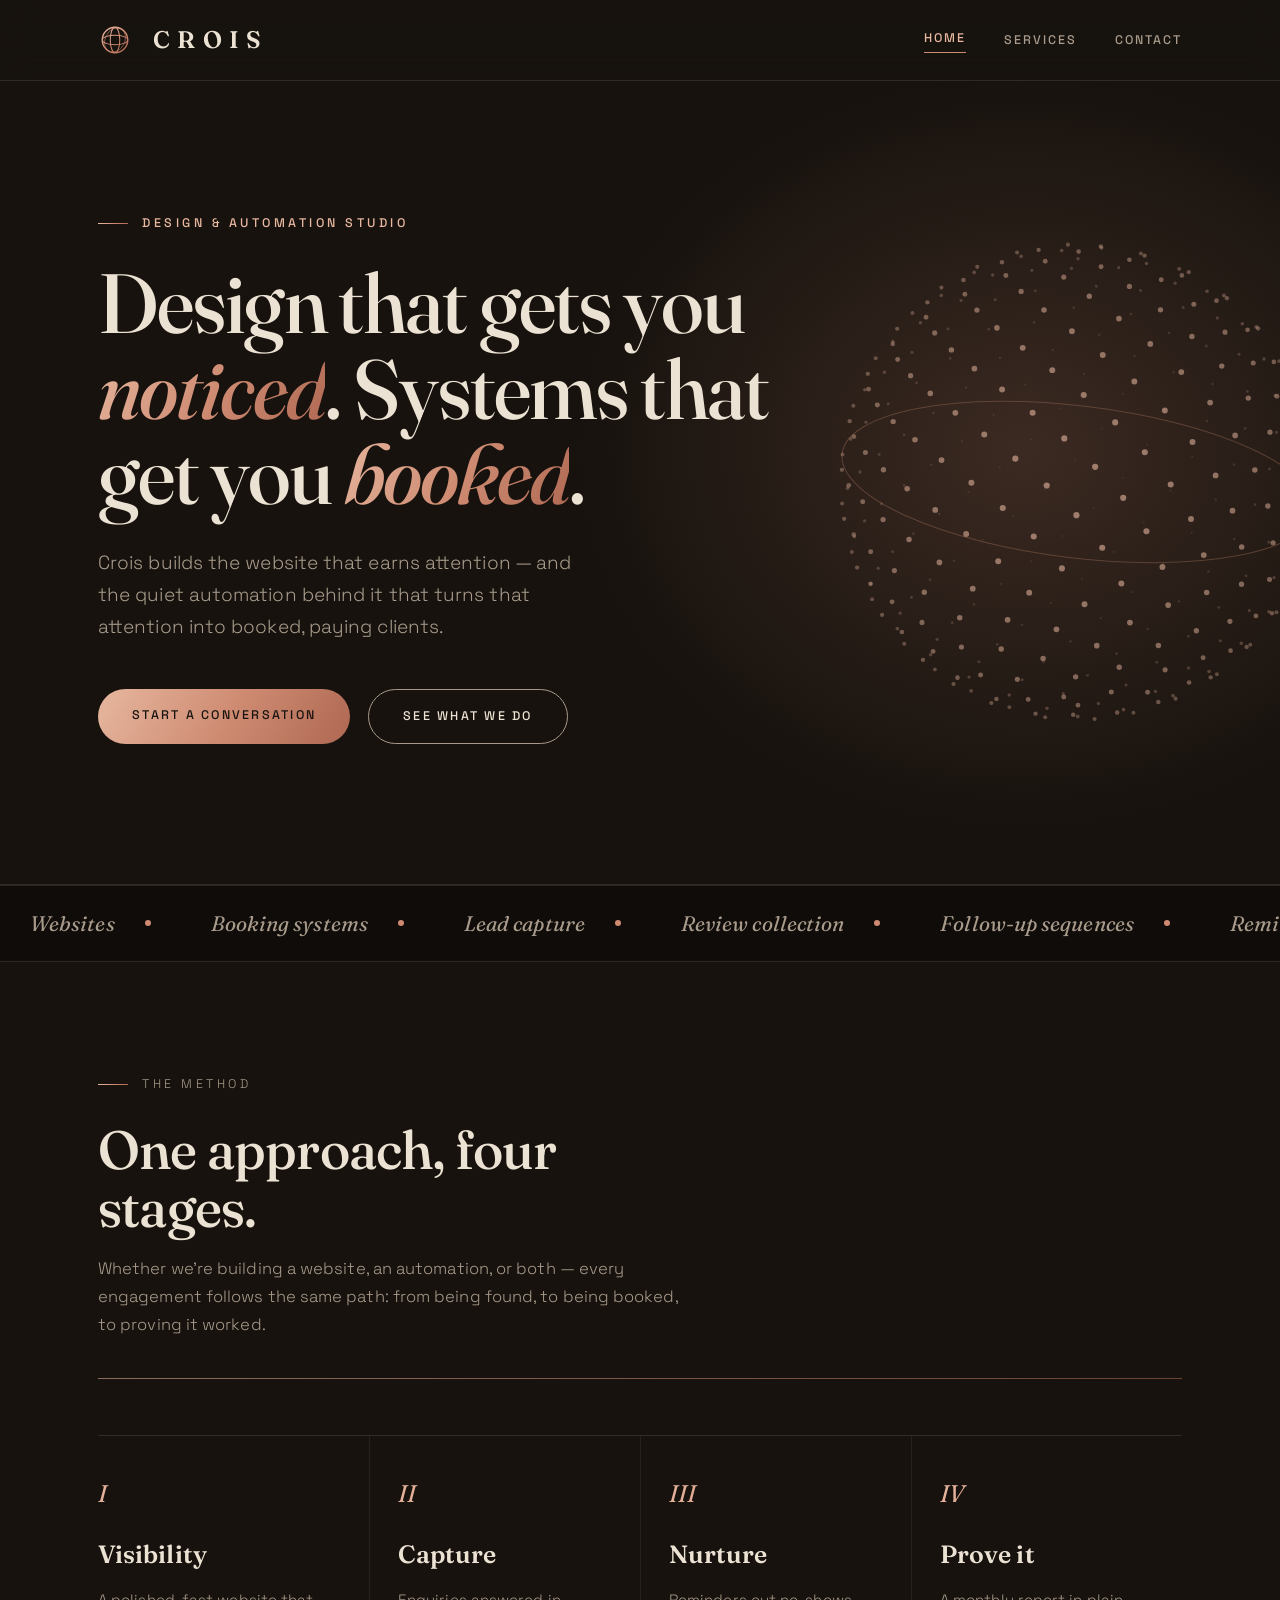
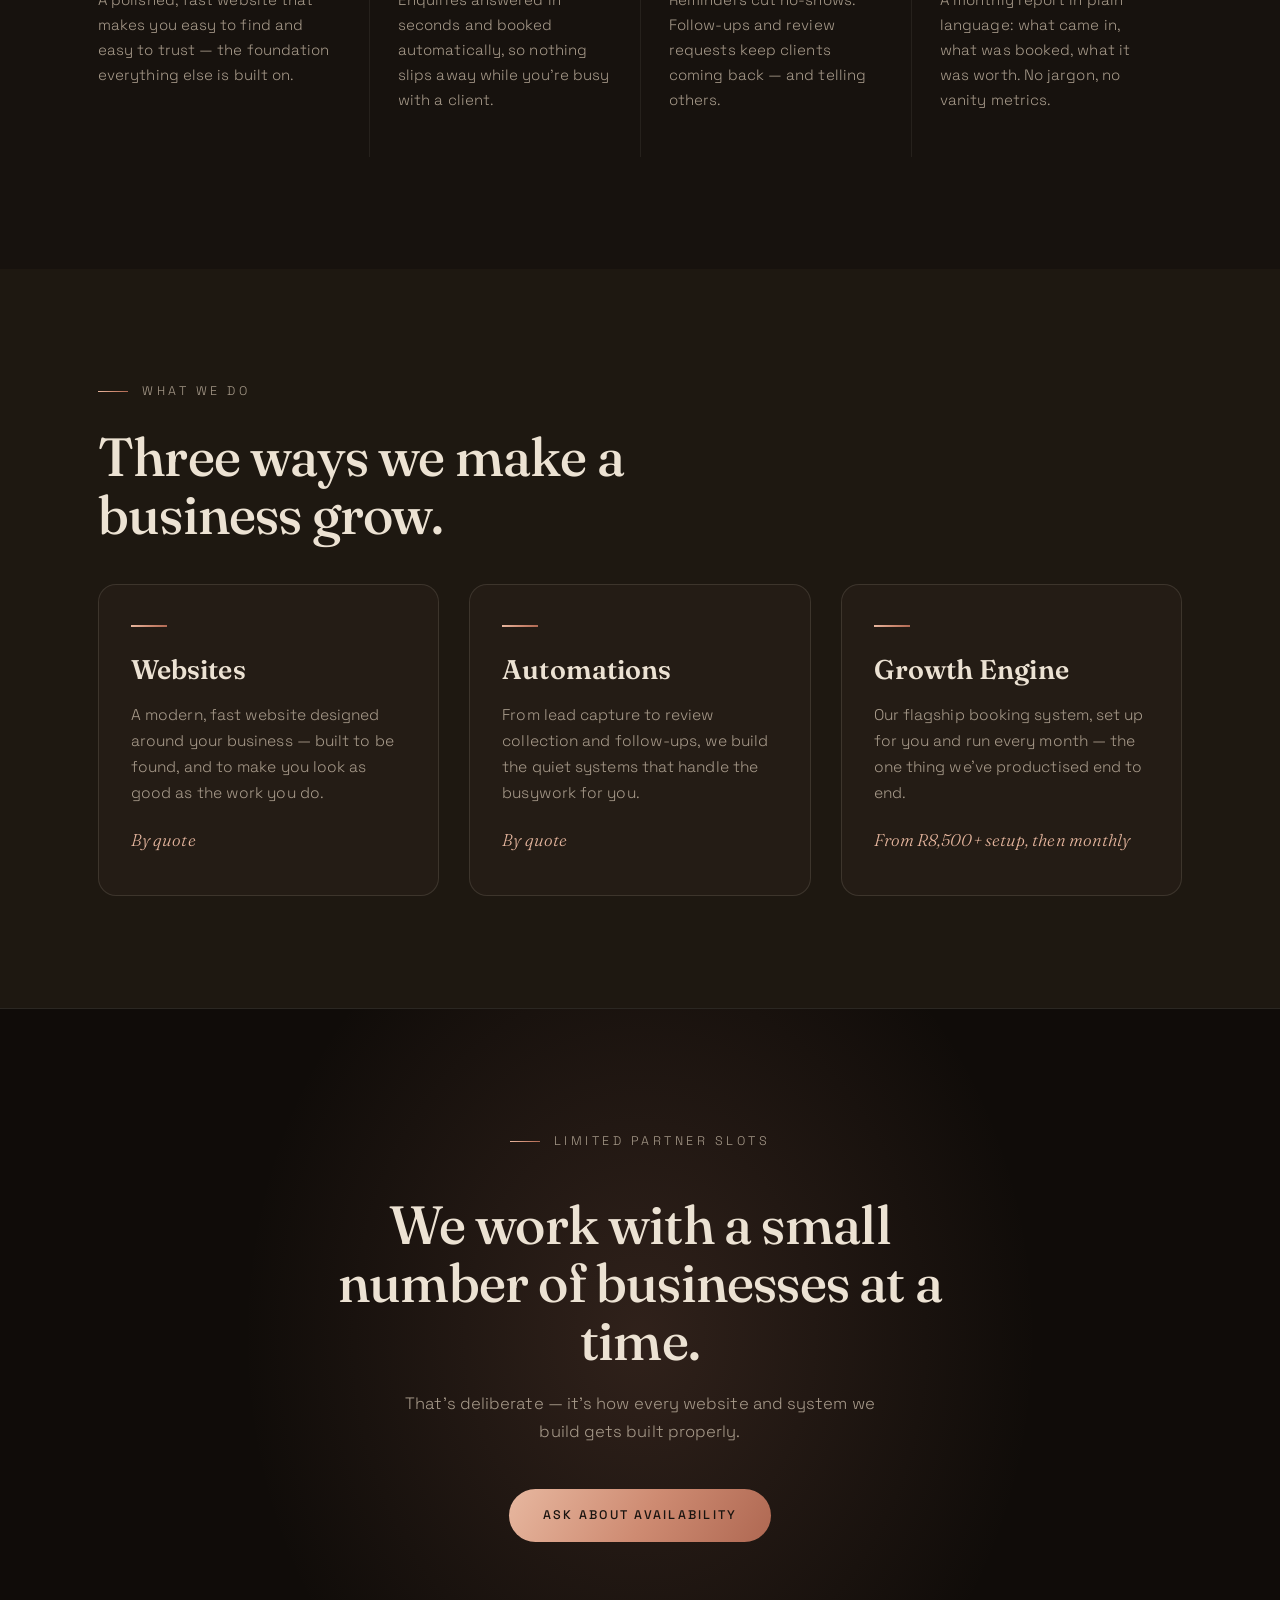
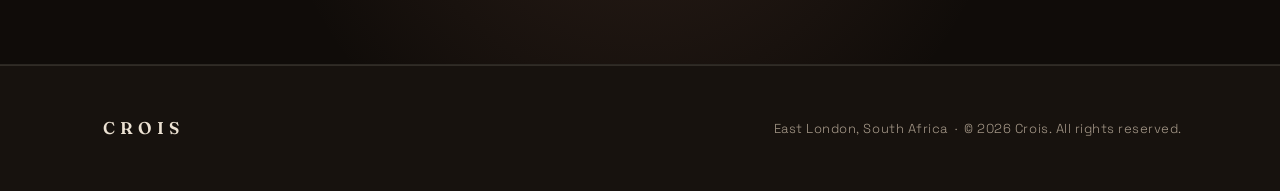
<file: index.html>
<!DOCTYPE html>
<html lang="en">
<head>
  <meta charset="UTF-8" />
  <meta name="viewport" content="width=device-width, initial-scale=1.0" />
  <title>Crois — design &amp; automation studio</title>
  <meta name="description" content="Crois is a design and automation studio for local businesses in South Africa. We build the website that earns attention, and the systems that turn it into booked clients." />
  <link rel="preconnect" href="https://fonts.googleapis.com" />
  <link rel="preconnect" href="https://fonts.gstatic.com" crossorigin />
  <link href="https://fonts.googleapis.com/css2?family=Fraunces:ital,opsz,wght@0,9..144,500;0,9..144,600;1,9..144,500;1,9..144,600&family=Space+Grotesk:wght@300;400;500&display=swap" rel="stylesheet" />
  <link rel="stylesheet" href="style.css" />
</head>
<body>

  <nav class="nav">
    <div class="wrap nav-inner">
      <a class="brand" href="index.html" aria-label="Crois home">
        <svg width="34" height="34" viewBox="0 0 40 40" fill="none" xmlns="http://www.w3.org/2000/svg" aria-hidden="true">
          <defs>
            <linearGradient id="rg" x1="6" y1="4" x2="34" y2="36" gradientUnits="userSpaceOnUse">
              <stop stop-color="#E7B79F"/><stop offset="0.55" stop-color="#CE8B72"/><stop offset="1" stop-color="#AF6852"/>
            </linearGradient>
          </defs>
          <circle cx="20" cy="20" r="15" stroke="url(#rg)" stroke-width="1.6"/>
          <ellipse cx="20" cy="20" rx="15" ry="5.6" stroke="url(#rg)" stroke-width="1.2"/>
          <ellipse cx="20" cy="20" rx="5.6" ry="15" stroke="url(#rg)" stroke-width="1.2"/>
          <ellipse cx="20" cy="20" rx="11.5" ry="15" transform="rotate(28 20 20)" stroke="url(#rg)" stroke-width="0.9" opacity="0.65"/>
        </svg>
        <span class="wordmark">Crois</span>
      </a>
      <div class="nav-links">
        <a href="index.html" class="active">Home</a>
        <a href="services.html">Services</a>
        <a href="contact.html">Contact</a>
      </div>
    </div>
  </nav>

  <header class="hero">
    <canvas id="sphere-canvas" aria-hidden="true"></canvas>
    <div class="wrap">
      <div class="hero-inner">
        <p class="eyebrow">Design &amp; automation studio</p>
        <h1>Design that gets you <em>noticed</em>. Systems that get you <em>booked</em>.</h1>
        <p class="lede">Crois builds the website that earns attention — and the quiet automation behind it that turns that attention into booked, paying clients.</p>
        <div class="btn-row">
          <a class="btn btn-primary" href="contact.html">Start a conversation</a>
          <a class="btn btn-ghost" href="services.html">See what we do</a>
        </div>
      </div>
    </div>
  </header>

  <div class="marquee" aria-hidden="true">
    <div class="marquee-track">
      <span>Websites</span><span>Booking systems</span><span>Lead capture</span><span>Review collection</span><span>Follow-up sequences</span><span>Reminders</span><span>Win-back campaigns</span><span>Invoice nudges</span>
      <span>Websites</span><span>Booking systems</span><span>Lead capture</span><span>Review collection</span><span>Follow-up sequences</span><span>Reminders</span><span>Win-back campaigns</span><span>Invoice nudges</span>
    </div>
  </div>

  <section>
    <div class="wrap">
      <div class="section-head reveal">
        <p class="eyebrow">The method</p>
        <h2>One approach, four stages.</h2>
        <p>Whether we're building a website, an automation, or both — every engagement follows the same path: from being found, to being booked, to proving it worked.</p>
      </div>
      <div class="divider"></div>
      <div class="stages">
        <div class="stage reveal d1"><span class="stage-num">I</span><h3>Visibility</h3><p>A polished, fast website that makes you easy to find and easy to trust — the foundation everything else is built on.</p></div>
        <div class="stage reveal d2"><span class="stage-num">II</span><h3>Capture</h3><p>Enquiries answered in seconds and booked automatically, so nothing slips away while you're busy with a client.</p></div>
        <div class="stage reveal d3"><span class="stage-num">III</span><h3>Nurture</h3><p>Reminders cut no-shows. Follow-ups and review requests keep clients coming back — and telling others.</p></div>
        <div class="stage reveal d4"><span class="stage-num">IV</span><h3>Prove it</h3><p>A monthly report in plain language: what came in, what was booked, what it was worth. No jargon, no vanity metrics.</p></div>
      </div>
    </div>
  </section>

  <section class="section-alt">
    <div class="wrap">
      <div class="section-head reveal">
        <p class="eyebrow">What we do</p>
        <h2>Three ways we make a business grow.</h2>
      </div>
      <div class="services-row">
        <div class="svc reveal d1">
          <h3>Websites</h3>
          <p>A modern, fast website designed around your business — built to be found, and to make you look as good as the work you do.</p>
          <p class="svc-price">By quote</p>
        </div>
        <div class="svc reveal d2">
          <h3>Automations</h3>
          <p>From lead capture to review collection and follow-ups, we build the quiet systems that handle the busywork for you.</p>
          <p class="svc-price">By quote</p>
        </div>
        <div class="svc reveal d3">
          <h3>Growth Engine</h3>
          <p>Our flagship booking system, set up for you and run every month — the one thing we've productised end to end.</p>
          <p class="svc-price">From R8,500+ setup, then monthly</p>
        </div>
      </div>
    </div>
  </section>

  <section class="cta-band">
    <div class="wrap reveal">
      <p class="eyebrow">Limited partner slots</p>
      <h2>We work with a small number of businesses at a time.</h2>
      <p>That's deliberate — it's how every website and system we build gets built properly.</p>
      <a class="btn btn-primary" href="contact.html">Ask about availability</a>
    </div>
  </section>

  <footer>
    <div class="wrap footer-inner">
      <span class="wordmark">Crois</span>
      <p>East London, South Africa &nbsp;·&nbsp; © 2026 Crois. All rights reserved.</p>
    </div>
  </footer>

  <script src="sphere.js"></script>
</body>
</html>
</file>
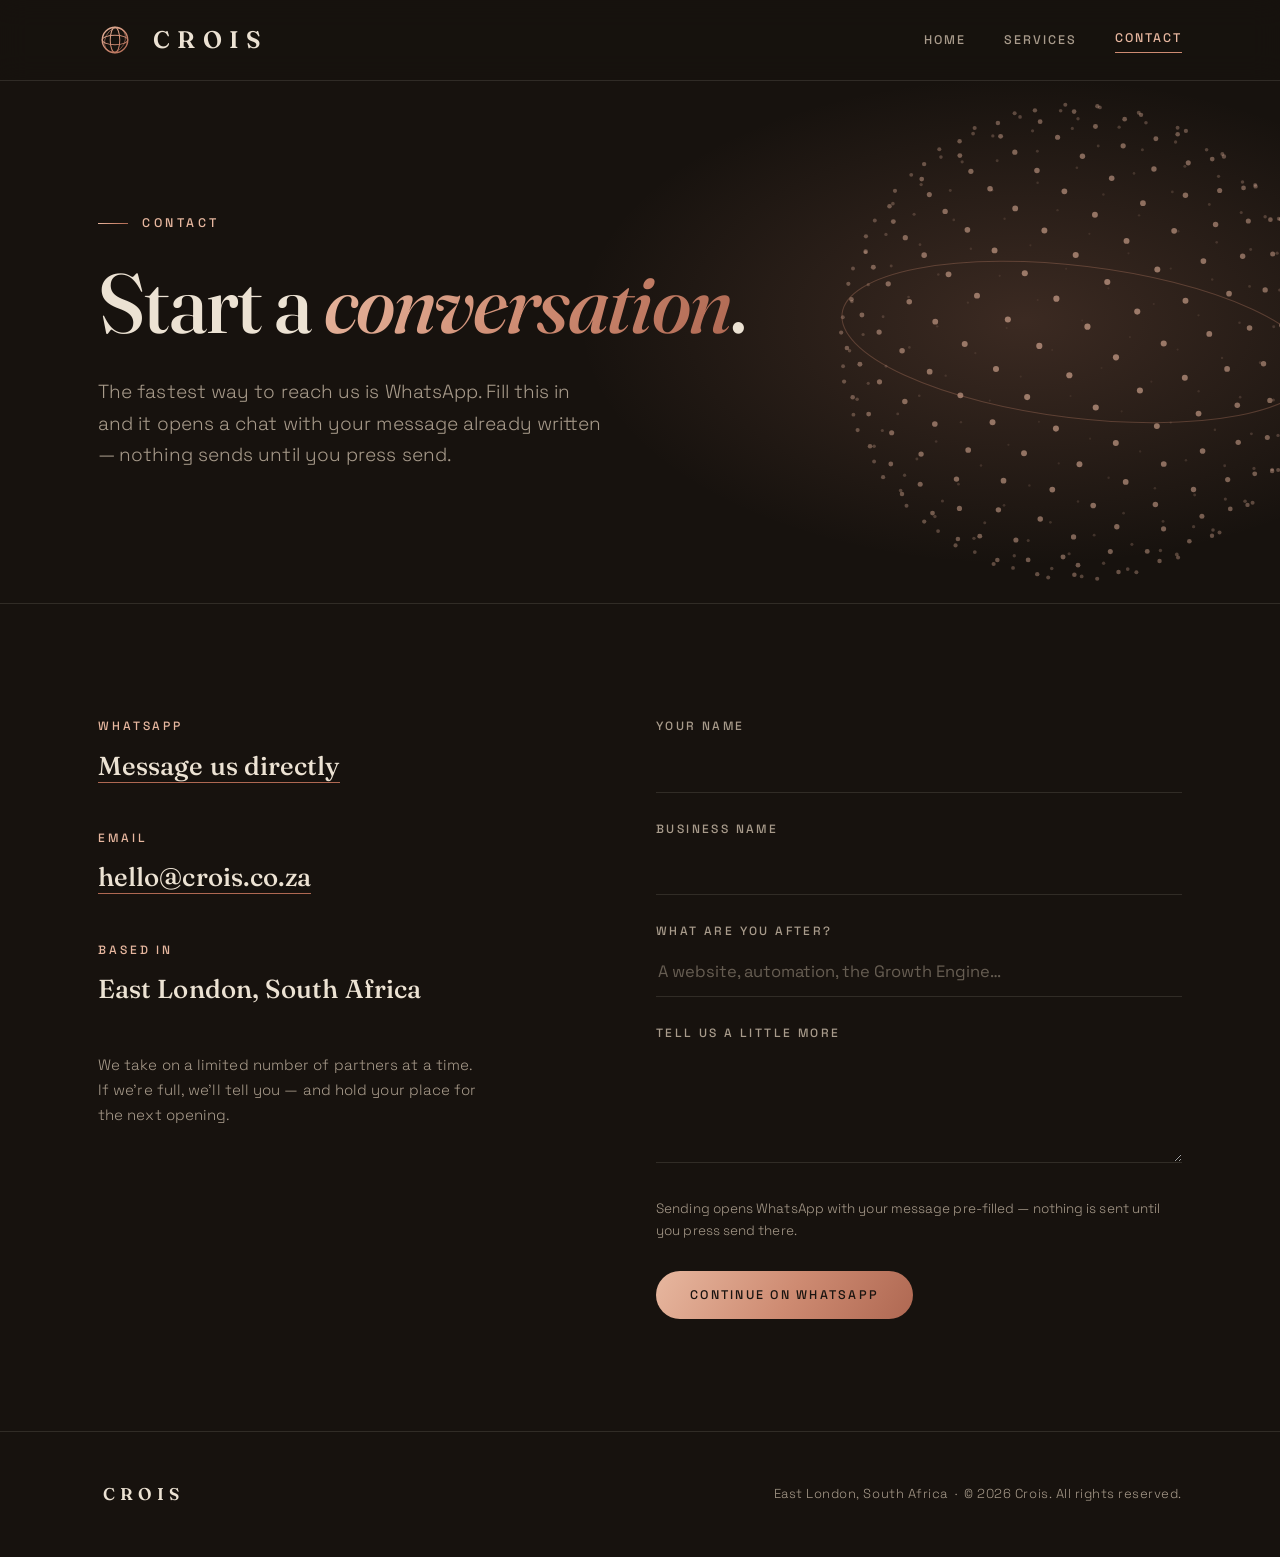
<file: contact.html>
<!DOCTYPE html>
<html lang="en">
<head>
  <meta charset="UTF-8" />
  <meta name="viewport" content="width=device-width, initial-scale=1.0" />
  <title>Contact — Crois</title>
  <meta name="description" content="Start a conversation with Crois. The fastest way to reach us is WhatsApp." />
  <link rel="preconnect" href="https://fonts.googleapis.com" />
  <link rel="preconnect" href="https://fonts.gstatic.com" crossorigin />
  <link href="https://fonts.googleapis.com/css2?family=Fraunces:ital,opsz,wght@0,9..144,500;0,9..144,600;1,9..144,500;1,9..144,600&family=Space+Grotesk:wght@300;400;500&display=swap" rel="stylesheet" />
  <link rel="stylesheet" href="style.css" />
</head>
<body>

  <nav class="nav">
    <div class="wrap nav-inner">
      <a class="brand" href="index.html" aria-label="Crois home">
        <svg width="34" height="34" viewBox="0 0 40 40" fill="none" xmlns="http://www.w3.org/2000/svg" aria-hidden="true">
          <defs>
            <linearGradient id="rg" x1="6" y1="4" x2="34" y2="36" gradientUnits="userSpaceOnUse">
              <stop stop-color="#E7B79F"/><stop offset="0.55" stop-color="#CE8B72"/><stop offset="1" stop-color="#AF6852"/>
            </linearGradient>
          </defs>
          <circle cx="20" cy="20" r="15" stroke="url(#rg)" stroke-width="1.6"/>
          <ellipse cx="20" cy="20" rx="15" ry="5.6" stroke="url(#rg)" stroke-width="1.2"/>
          <ellipse cx="20" cy="20" rx="5.6" ry="15" stroke="url(#rg)" stroke-width="1.2"/>
          <ellipse cx="20" cy="20" rx="11.5" ry="15" transform="rotate(28 20 20)" stroke="url(#rg)" stroke-width="0.9" opacity="0.65"/>
        </svg>
        <span class="wordmark">Crois</span>
      </a>
      <div class="nav-links">
        <a href="index.html">Home</a>
        <a href="services.html">Services</a>
        <a href="contact.html" class="active">Contact</a>
      </div>
    </div>
  </nav>

  <header class="hero">
    <canvas id="sphere-canvas" aria-hidden="true"></canvas>
    <div class="wrap">
      <div class="hero-inner" style="padding-bottom: 86px;">
        <p class="eyebrow">Contact</p>
        <h1>Start a <em>conversation</em>.</h1>
        <p class="lede">The fastest way to reach us is WhatsApp. Fill this in and it opens a chat with your message already written — nothing sends until you press send.</p>
      </div>
    </div>
  </header>

  <section>
    <div class="wrap contact-grid">
      <div class="contact-info reveal reveal-l">
        <div class="channel">
          <span class="label">WhatsApp</span>
          <a href="https://wa.me/27XXXXXXXXX" target="_blank" rel="noopener">Message us directly</a>
        </div>
        <div class="channel">
          <span class="label">Email</span>
          <a href="mailto:hello@crois.co.za">hello@crois.co.za</a>
        </div>
        <div class="channel">
          <span class="label">Based in</span>
          <p class="plain">East London, South Africa</p>
        </div>
        <p style="color: var(--cream-mut); font-size: 15px; font-weight: 300; max-width: 380px;">We take on a limited number of partners at a time. If we're full, we'll tell you — and hold your place for the next opening.</p>
      </div>

      <form id="contact-form" class="reveal reveal-r">
        <div class="field"><label for="name">Your name</label><input type="text" id="name" name="name" autocomplete="name" required /></div>
        <div class="field"><label for="business">Business name</label><input type="text" id="business" name="business" autocomplete="organization" required /></div>
        <div class="field"><label for="interest">What are you after?</label><input type="text" id="interest" name="interest" placeholder="A website, automation, the Growth Engine…" /></div>
        <div class="field"><label for="message">Tell us a little more</label><textarea id="message" name="message"></textarea></div>
        <p class="form-note">Sending opens WhatsApp with your message pre-filled — nothing is sent until you press send there.</p>
        <button type="button" id="send-btn" class="btn btn-primary btn-submit">Continue on WhatsApp</button>
      </form>
    </div>
  </section>

  <footer>
    <div class="wrap footer-inner">
      <span class="wordmark">Crois</span>
      <p>East London, South Africa &nbsp;·&nbsp; © 2026 Crois. All rights reserved.</p>
    </div>
  </footer>

  <script src="sphere.js"></script>
  <script>
    // TODO: replace 27XXXXXXXXX with your real WhatsApp Business number (country code, no +).
    document.getElementById("send-btn").addEventListener("click", function () {
      const v = (id) => document.getElementById(id).value.trim();
      const name = v("name"), business = v("business"), interest = v("interest"), msg = v("message");
      if (!name || !business) { alert("Please fill in your name and business name first."); return; }
      let text = "Hi Crois — I'm " + name + " from " + business + ".";
      if (interest) text += " I'm interested in: " + interest + ".";
      if (msg) text += "\n\n" + msg;
      window.open("https://wa.me/27XXXXXXXXX?text=" + encodeURIComponent(text), "_blank");
    });
  </script>
</body>
</html>
</file>
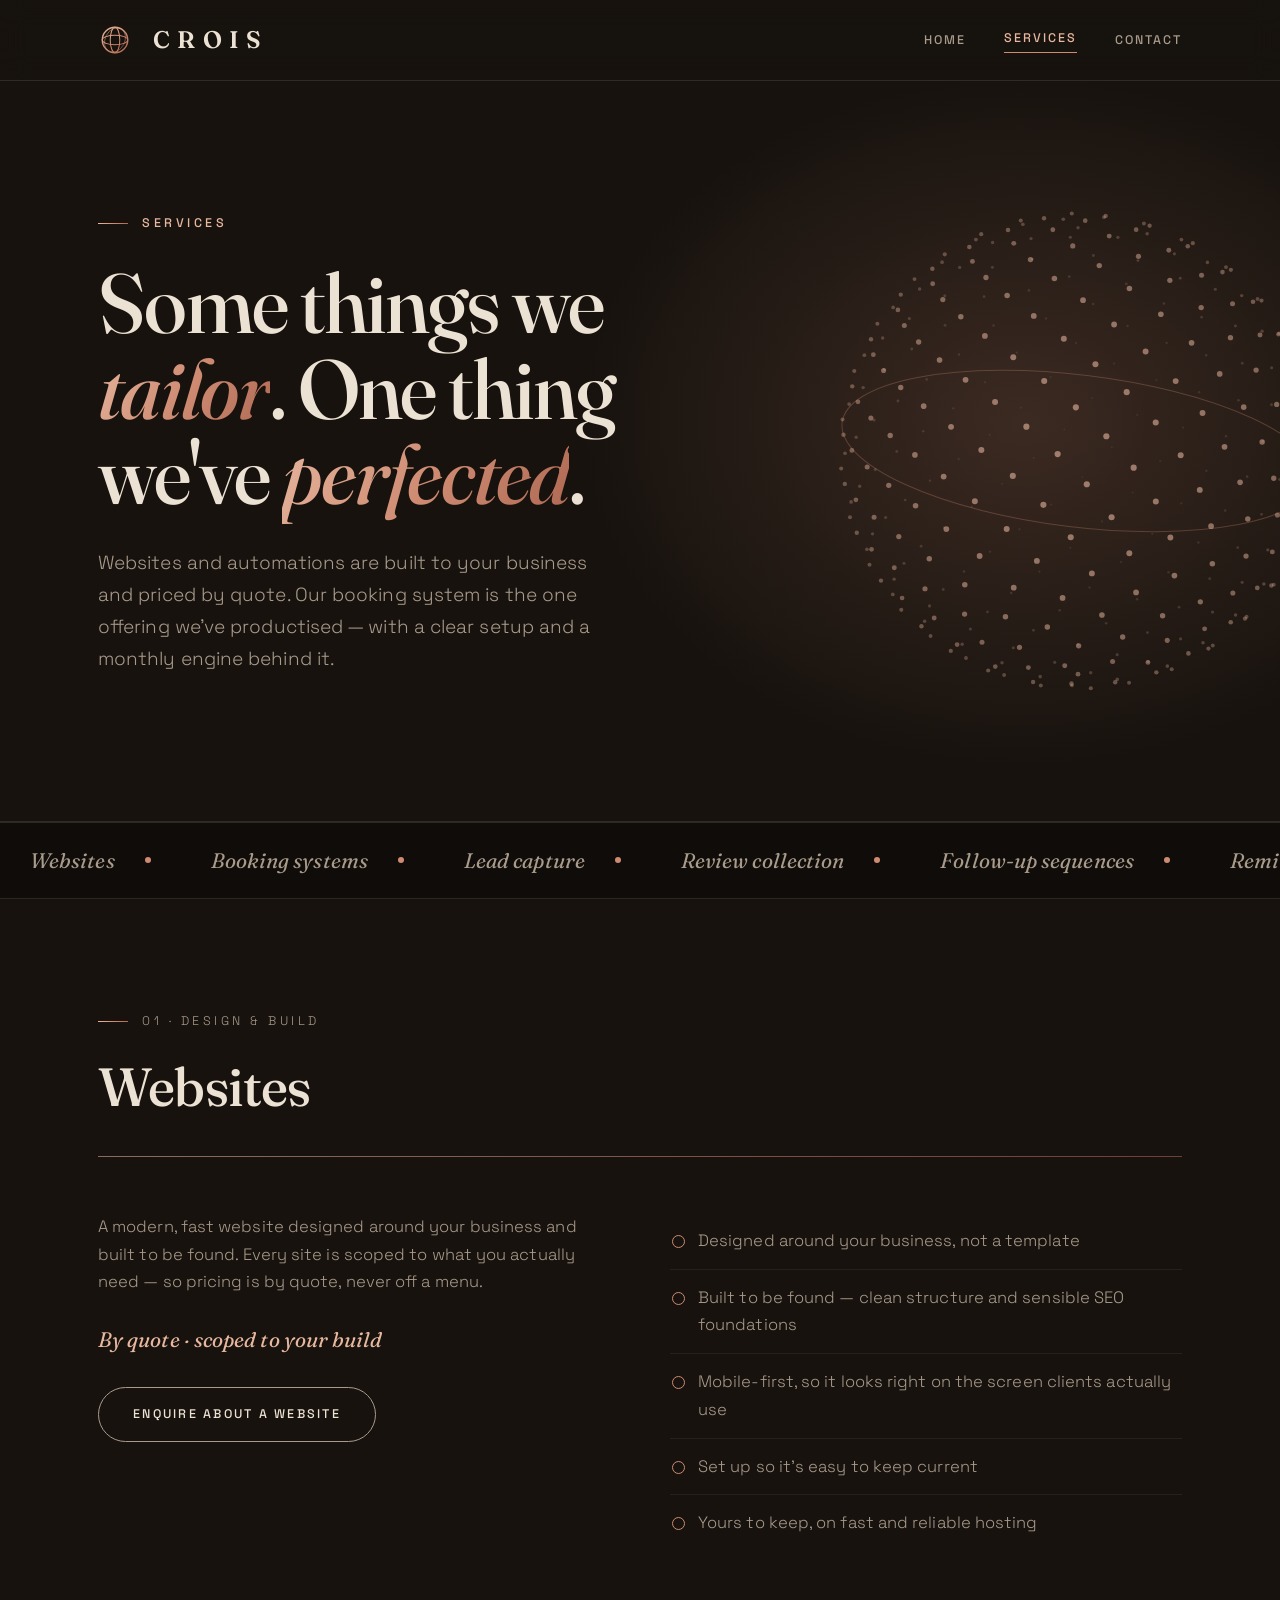
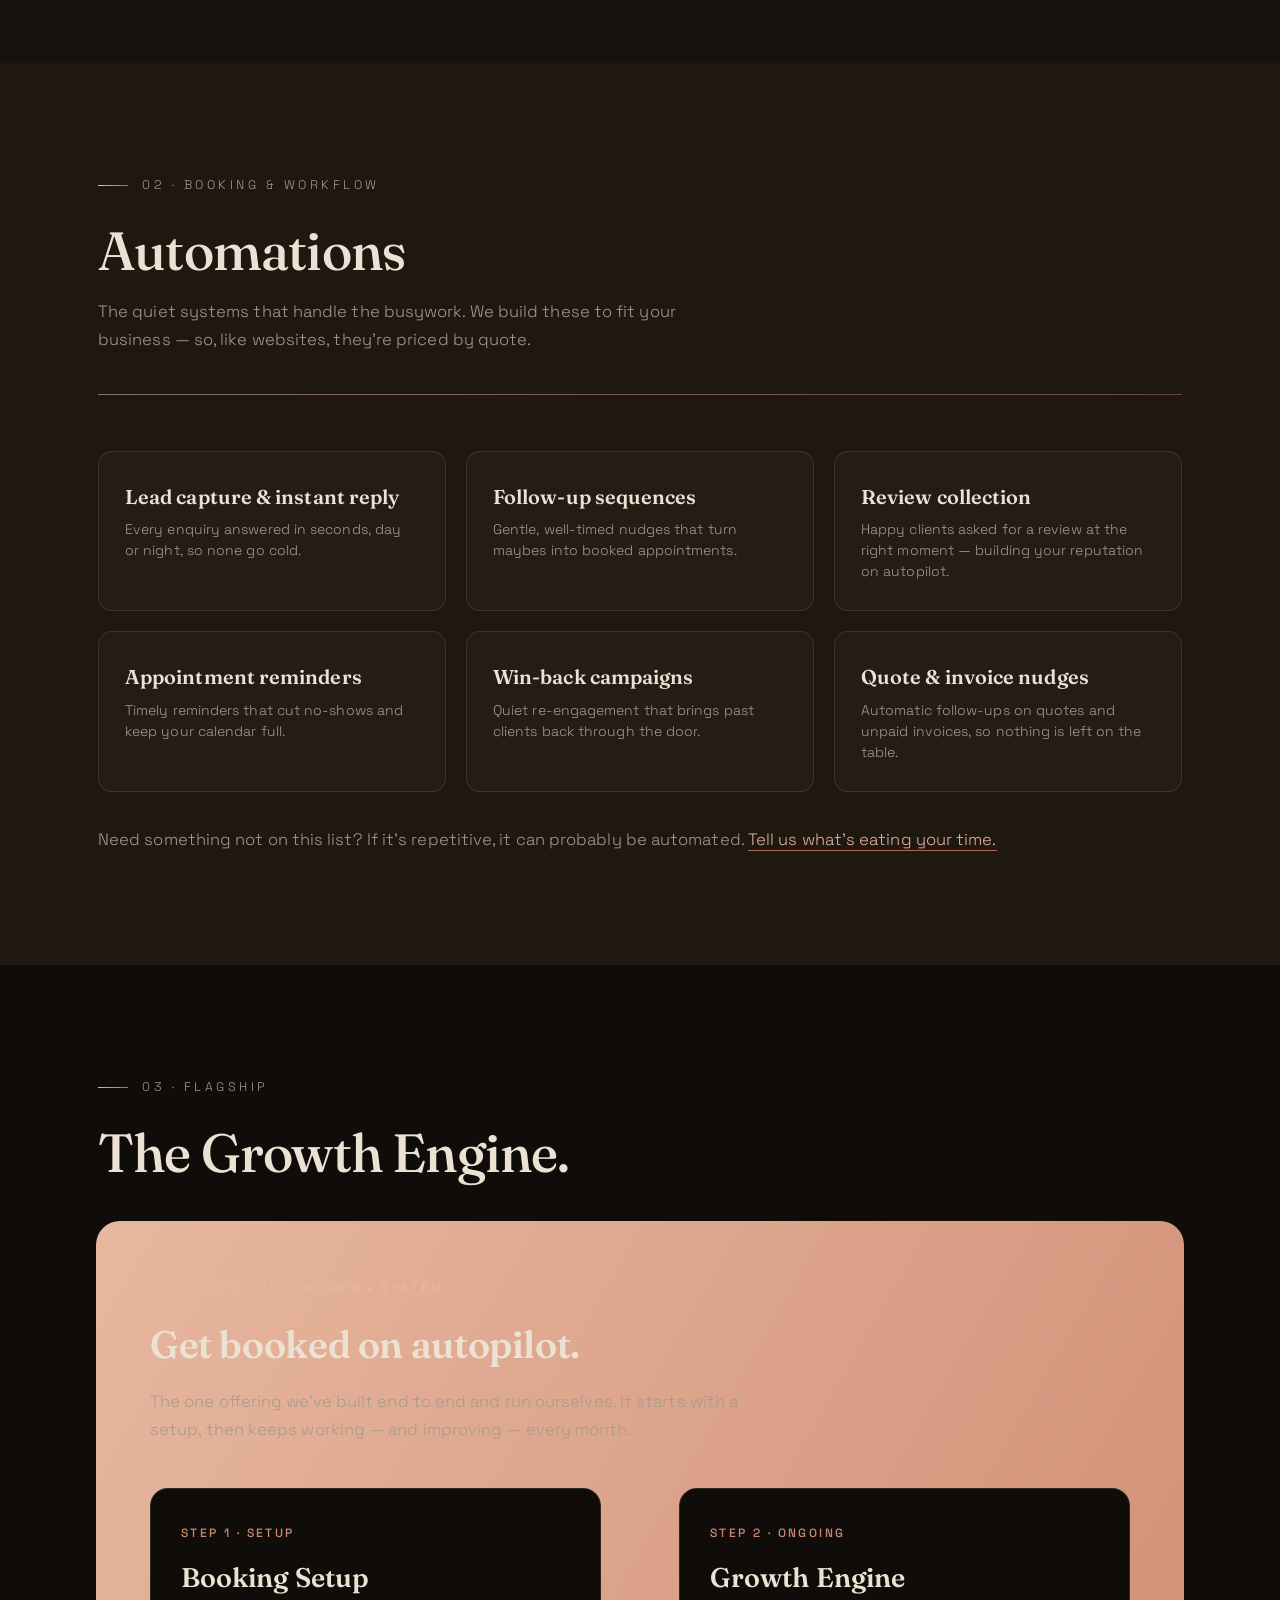
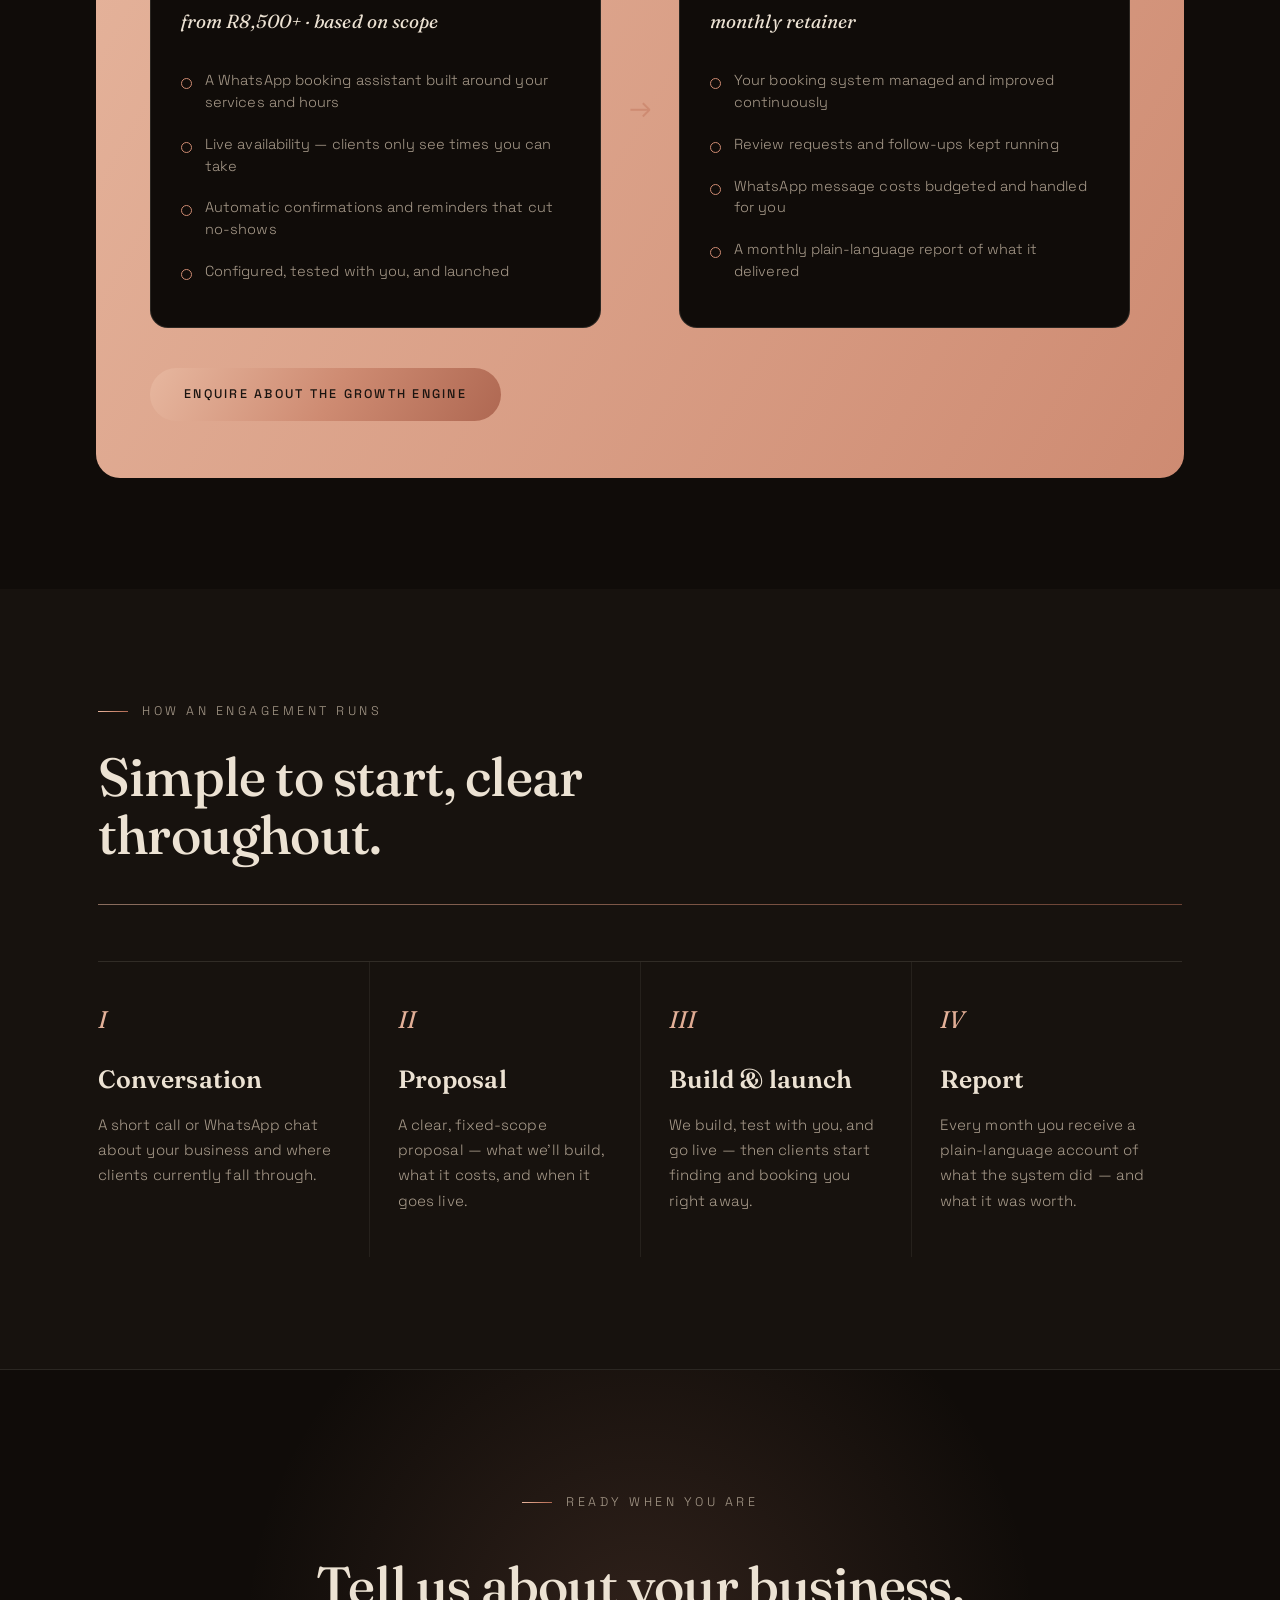
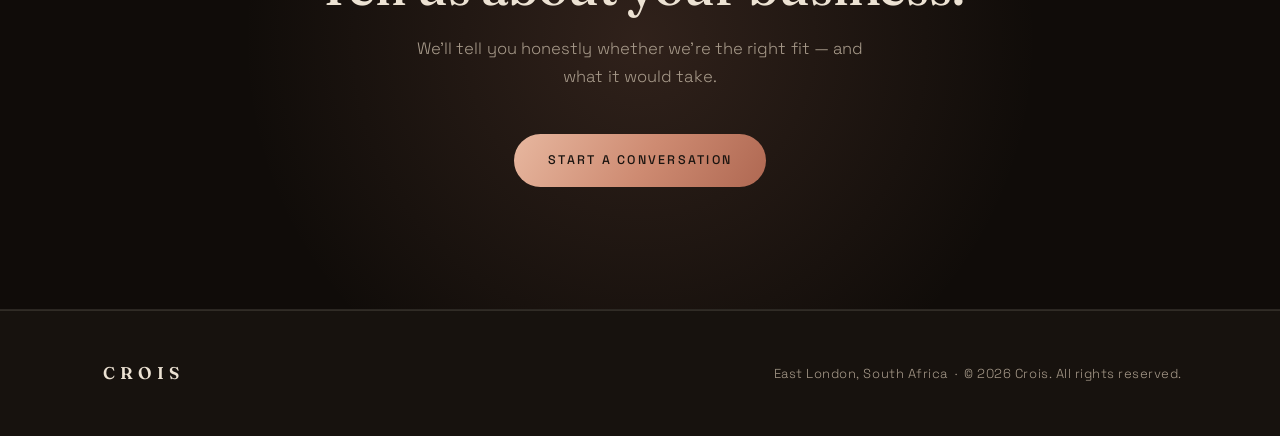
<file: services.html>
<!DOCTYPE html>
<html lang="en">
<head>
  <meta charset="UTF-8" />
  <meta name="viewport" content="width=device-width, initial-scale=1.0" />
  <title>Services — Crois</title>
  <meta name="description" content="Websites and automations, built to scope and priced by quote — plus the Growth Engine, our productised booking system with a clear setup and monthly path." />
  <link rel="preconnect" href="https://fonts.googleapis.com" />
  <link rel="preconnect" href="https://fonts.gstatic.com" crossorigin />
  <link href="https://fonts.googleapis.com/css2?family=Fraunces:ital,opsz,wght@0,9..144,500;0,9..144,600;1,9..144,500;1,9..144,600&family=Space+Grotesk:wght@300;400;500&display=swap" rel="stylesheet" />
  <link rel="stylesheet" href="style.css" />
</head>
<body>

  <nav class="nav">
    <div class="wrap nav-inner">
      <a class="brand" href="index.html" aria-label="Crois home">
        <svg width="34" height="34" viewBox="0 0 40 40" fill="none" xmlns="http://www.w3.org/2000/svg" aria-hidden="true">
          <defs>
            <linearGradient id="rg" x1="6" y1="4" x2="34" y2="36" gradientUnits="userSpaceOnUse">
              <stop stop-color="#E7B79F"/><stop offset="0.55" stop-color="#CE8B72"/><stop offset="1" stop-color="#AF6852"/>
            </linearGradient>
          </defs>
          <circle cx="20" cy="20" r="15" stroke="url(#rg)" stroke-width="1.6"/>
          <ellipse cx="20" cy="20" rx="15" ry="5.6" stroke="url(#rg)" stroke-width="1.2"/>
          <ellipse cx="20" cy="20" rx="5.6" ry="15" stroke="url(#rg)" stroke-width="1.2"/>
          <ellipse cx="20" cy="20" rx="11.5" ry="15" transform="rotate(28 20 20)" stroke="url(#rg)" stroke-width="0.9" opacity="0.65"/>
        </svg>
        <span class="wordmark">Crois</span>
      </a>
      <div class="nav-links">
        <a href="index.html">Home</a>
        <a href="services.html" class="active">Services</a>
        <a href="contact.html">Contact</a>
      </div>
    </div>
  </nav>

  <header class="hero">
    <canvas id="sphere-canvas" aria-hidden="true"></canvas>
    <div class="wrap">
      <div class="hero-inner" style="padding-bottom: 100px;">
        <p class="eyebrow">Services</p>
        <h1>Some things we <em>tailor</em>. One thing we've <em>perfected</em>.</h1>
        <p class="lede">Websites and automations are built to your business and priced by quote. Our booking system is the one offering we've productised — with a clear setup and a monthly engine behind it.</p>
      </div>
    </div>
  </header>

  <div class="marquee" aria-hidden="true">
    <div class="marquee-track">
      <span>Websites</span><span>Booking systems</span><span>Lead capture</span><span>Review collection</span><span>Follow-up sequences</span><span>Reminders</span><span>Win-back campaigns</span><span>Invoice nudges</span>
      <span>Websites</span><span>Booking systems</span><span>Lead capture</span><span>Review collection</span><span>Follow-up sequences</span><span>Reminders</span><span>Win-back campaigns</span><span>Invoice nudges</span>
    </div>
  </div>

  <!-- Websites -->
  <section>
    <div class="wrap">
      <div class="section-head reveal">
        <p class="eyebrow">01 · Design &amp; build</p>
        <h2>Websites</h2>
      </div>
      <div class="divider"></div>
      <div class="web-block">
        <div class="reveal reveal-l">
          <p style="color: var(--cream-mut); font-weight: 300; margin-bottom: 26px;">A modern, fast website designed around your business and built to be found. Every site is scoped to what you actually need — so pricing is by quote, never off a menu.</p>
          <p class="price-line">By quote · scoped to your build</p>
          <div style="margin-top: 30px;"><a class="btn btn-ghost" href="contact.html">Enquire about a website</a></div>
        </div>
        <ul class="web-list reveal reveal-r">
          <li>Designed around your business, not a template</li>
          <li>Built to be found — clean structure and sensible SEO foundations</li>
          <li>Mobile-first, so it looks right on the screen clients actually use</li>
          <li>Set up so it's easy to keep current</li>
          <li>Yours to keep, on fast and reliable hosting</li>
        </ul>
      </div>
    </div>
  </section>

  <!-- Automations -->
  <section class="section-alt">
    <div class="wrap">
      <div class="section-head reveal">
        <p class="eyebrow">02 · Booking &amp; workflow</p>
        <h2>Automations</h2>
        <p>The quiet systems that handle the busywork. We build these to fit your business — so, like websites, they're priced by quote.</p>
      </div>
      <div class="divider"></div>
      <div class="auto-grid">
        <div class="auto-item reveal d1"><h4>Lead capture &amp; instant reply</h4><p>Every enquiry answered in seconds, day or night, so none go cold.</p></div>
        <div class="auto-item reveal d2"><h4>Follow-up sequences</h4><p>Gentle, well-timed nudges that turn maybes into booked appointments.</p></div>
        <div class="auto-item reveal d3"><h4>Review collection</h4><p>Happy clients asked for a review at the right moment — building your reputation on autopilot.</p></div>
        <div class="auto-item reveal d1"><h4>Appointment reminders</h4><p>Timely reminders that cut no-shows and keep your calendar full.</p></div>
        <div class="auto-item reveal d2"><h4>Win-back campaigns</h4><p>Quiet re-engagement that brings past clients back through the door.</p></div>
        <div class="auto-item reveal d3"><h4>Quote &amp; invoice nudges</h4><p>Automatic follow-ups on quotes and unpaid invoices, so nothing is left on the table.</p></div>
      </div>
      <p style="margin-top: 34px; color: var(--cream-mut); font-weight: 300;">Need something not on this list? If it's repetitive, it can probably be automated. <a href="contact.html" style="color: var(--rose-light); border-bottom: 1px solid var(--rose-deep); text-decoration: none;">Tell us what's eating your time.</a></p>
    </div>
  </section>

  <!-- Growth Engine flagship -->
  <section class="section-deep">
    <div class="wrap">
      <div class="section-head reveal">
        <p class="eyebrow">03 · Flagship</p>
        <h2>The Growth Engine.</h2>
      </div>
      <div class="flagship reveal reveal-scale">
        <div class="flag-head">
          <p class="offer-tag">Our productised booking system</p>
          <h3>Get booked on autopilot.</h3>
          <p>The one offering we've built end to end and run ourselves. It starts with a setup, then keeps working — and improving — every month.</p>
        </div>
        <div class="flag-steps">
          <div class="step">
            <span class="step-label">Step 1 · Setup</span>
            <h4>Booking Setup</h4>
            <p class="price">from R8,500+ · based on scope</p>
            <ul>
              <li>A WhatsApp booking assistant built around your services and hours</li>
              <li>Live availability — clients only see times you can take</li>
              <li>Automatic confirmations and reminders that cut no-shows</li>
              <li>Configured, tested with you, and launched</li>
            </ul>
          </div>
          <div class="step-arrow" aria-hidden="true">→</div>
          <div class="step">
            <span class="step-label">Step 2 · Ongoing</span>
            <h4>Growth Engine</h4>
            <p class="price">monthly retainer</p>
            <ul>
              <li>Your booking system managed and improved continuously</li>
              <li>Review requests and follow-ups kept running</li>
              <li>WhatsApp message costs budgeted and handled for you</li>
              <li>A monthly plain-language report of what it delivered</li>
            </ul>
          </div>
        </div>
        <a class="btn btn-primary" href="contact.html">Enquire about the Growth Engine</a>
      </div>
    </div>
  </section>

  <!-- Process -->
  <section>
    <div class="wrap">
      <div class="section-head reveal">
        <p class="eyebrow">How an engagement runs</p>
        <h2>Simple to start, clear throughout.</h2>
      </div>
      <div class="divider"></div>
      <div class="stages">
        <div class="stage reveal d1"><span class="stage-num">I</span><h3>Conversation</h3><p>A short call or WhatsApp chat about your business and where clients currently fall through.</p></div>
        <div class="stage reveal d2"><span class="stage-num">II</span><h3>Proposal</h3><p>A clear, fixed-scope proposal — what we'll build, what it costs, and when it goes live.</p></div>
        <div class="stage reveal d3"><span class="stage-num">III</span><h3>Build &amp; launch</h3><p>We build, test with you, and go live — then clients start finding and booking you right away.</p></div>
        <div class="stage reveal d4"><span class="stage-num">IV</span><h3>Report</h3><p>Every month you receive a plain-language account of what the system did — and what it was worth.</p></div>
      </div>
    </div>
  </section>

  <section class="cta-band">
    <div class="wrap reveal">
      <p class="eyebrow">Ready when you are</p>
      <h2>Tell us about your business.</h2>
      <p>We'll tell you honestly whether we're the right fit — and what it would take.</p>
      <a class="btn btn-primary" href="contact.html">Start a conversation</a>
    </div>
  </section>

  <footer>
    <div class="wrap footer-inner">
      <span class="wordmark">Crois</span>
      <p>East London, South Africa &nbsp;·&nbsp; © 2026 Crois. All rights reserved.</p>
    </div>
  </footer>

  <script src="sphere.js"></script>
</body>
</html>
</file>
<file: style.css>
/* ============================================================
   CROIS — design & automation studio
   Palette: warm espresso-black base, glowing rose gold accent
   Type:    Fraunces (display) + Space Grotesk (body)
   ============================================================ */

:root {
  --bg:        #17120E;
  --bg-alt:    #1E1811;
  --bg-deep:   #100C09;
  --panel:     #241C15;
  --panel-2:   #2B2119;
  --cream:     #ECE2D3;
  --cream-mut: #A89B8B;
  --rose:      #CE8B72;
  --rose-light:#E7B79F;
  --rose-deep: #AF6852;
  --line:      rgba(236, 226, 211, 0.12);
  --line-soft: rgba(236, 226, 211, 0.07);
  --rose-grad: linear-gradient(120deg, #E7B79F 0%, #CE8B72 52%, #AF6852 100%);

  --font-display: "Fraunces", Georgia, serif;
  --font-body:    "Space Grotesk", "Segoe UI", sans-serif;

  --max-w: 1140px;
}

* { margin: 0; padding: 0; box-sizing: border-box; }

html { scroll-behavior: smooth; }

body {
  background: var(--bg);
  color: var(--cream);
  font-family: var(--font-body);
  font-weight: 400;
  font-size: 16.5px;
  line-height: 1.68;
  letter-spacing: 0.005em;
  -webkit-font-smoothing: antialiased;
  overflow-x: hidden;
}

::selection { background: var(--rose-deep); color: var(--cream); }

.wrap { max-width: var(--max-w); margin: 0 auto; padding: 0 28px; }

/* ---------- Navigation ---------- */

.nav {
  position: sticky;
  top: 0;
  z-index: 50;
  background: rgba(23, 18, 14, 0.72);
  backdrop-filter: blur(14px);
  border-bottom: 1px solid var(--line);
  transition: background 0.3s ease, box-shadow 0.3s ease, border-color 0.3s ease;
}

.nav.scrolled {
  background: rgba(20, 15, 11, 0.94);
  box-shadow: 0 8px 30px rgba(0, 0, 0, 0.34);
}

.nav-inner {
  display: flex;
  align-items: center;
  justify-content: space-between;
  height: 80px;
  transition: height 0.3s ease;
}

.nav.scrolled .nav-inner { height: 64px; }

.brand { display: flex; align-items: center; gap: 14px; text-decoration: none; color: var(--cream); }
.brand svg { display: block; transition: transform 0.5s ease; }
.brand:hover svg { transform: rotate(28deg); }

.wordmark {
  font-family: var(--font-display);
  font-size: 24px;
  font-weight: 600;
  letter-spacing: 0.30em;
  text-transform: uppercase;
  padding-left: 0.30em;
}

.nav-links { display: flex; gap: 38px; align-items: center; }

.nav-links a {
  color: var(--cream-mut);
  text-decoration: none;
  font-size: 12.5px;
  font-weight: 500;
  letter-spacing: 0.16em;
  text-transform: uppercase;
  transition: color 0.25s ease;
}

.nav-links a:hover, .nav-links a.active { color: var(--rose-light); }
.nav-links a.active { border-bottom: 1px solid var(--rose); padding-bottom: 3px; }

/* ---------- Hero ---------- */

.hero { position: relative; overflow: hidden; border-bottom: 1px solid var(--line); }

.hero::before {
  content: "";
  position: absolute;
  inset: 0;
  background: radial-gradient(58% 78% at 80% 46%, rgba(206, 139, 114, 0.20) 0%, rgba(206, 139, 114, 0) 60%);
  z-index: 1;
  pointer-events: none;
}

.hero-inner { position: relative; z-index: 2; padding: 132px 0 140px; max-width: 700px; }

#sphere-canvas {
  position: absolute;
  top: 50%;
  right: -10%;
  transform: translateY(-50%);
  z-index: 1;
  pointer-events: none;
  will-change: transform;
}

.eyebrow {
  font-size: 12.5px;
  font-weight: 500;
  letter-spacing: 0.28em;
  text-transform: uppercase;
  color: var(--rose-light);
  margin-bottom: 26px;
  display: flex;
  align-items: center;
  gap: 14px;
}

.eyebrow::before { content: ""; width: 30px; height: 1px; background: var(--rose-grad); }

h1 {
  font-family: var(--font-display);
  font-weight: 500;
  font-optical-sizing: auto;
  font-size: clamp(46px, 6.6vw, 84px);
  line-height: 1.02;
  letter-spacing: -0.02em;
  margin-bottom: 30px;
}

h1 em {
  font-style: italic;
  font-weight: 500;
  background: var(--rose-grad);
  -webkit-background-clip: text;
  background-clip: text;
  color: transparent;
}

.lede { font-size: 19px; font-weight: 300; color: var(--cream-mut); max-width: 510px; margin-bottom: 46px; }

/* Hero staggered load */
.hero-inner > * { opacity: 0; animation: riseIn 0.85s cubic-bezier(0.2, 0.7, 0.2, 1) forwards; }
.hero-inner > *:nth-child(1) { animation-delay: 0.05s; }
.hero-inner > *:nth-child(2) { animation-delay: 0.18s; }
.hero-inner > *:nth-child(3) { animation-delay: 0.31s; }
.hero-inner > *:nth-child(4) { animation-delay: 0.44s; }

@keyframes riseIn { from { opacity: 0; transform: translateY(24px); } to { opacity: 1; transform: none; } }

/* ---------- Buttons ---------- */

.btn-row { display: flex; gap: 18px; flex-wrap: wrap; }

.btn {
  display: inline-block;
  text-decoration: none;
  font-family: var(--font-body);
  font-size: 12.5px;
  font-weight: 500;
  letter-spacing: 0.18em;
  text-transform: uppercase;
  padding: 16px 34px;
  border-radius: 999px;
  transition: transform 0.25s ease, box-shadow 0.25s ease, background 0.25s ease, color 0.25s ease;
}

.btn-primary { background: var(--rose-grad); color: #1A1410; }
.btn-primary:hover { transform: translateY(-2px); box-shadow: 0 12px 34px rgba(206, 139, 114, 0.34); }

.btn-ghost { border: 1px solid var(--cream-mut); color: var(--cream); }
.btn-ghost:hover { background: var(--cream); color: var(--bg); border-color: var(--cream); }

.btn-submit { border: none; cursor: pointer; }

/* ---------- Marquee ---------- */

.marquee {
  overflow: hidden;
  border-top: 1px solid var(--line);
  border-bottom: 1px solid var(--line);
  background: var(--bg-deep);
  padding: 20px 0;
}

.marquee-track {
  display: inline-flex;
  white-space: nowrap;
  animation: marquee 38s linear infinite;
}

.marquee:hover .marquee-track { animation-play-state: paused; }

.marquee-track span {
  font-family: var(--font-display);
  font-style: italic;
  font-size: 21px;
  color: var(--cream-mut);
  padding: 0 30px;
  display: inline-flex;
  align-items: center;
  gap: 30px;
}

.marquee-track span::after {
  content: "";
  width: 6px; height: 6px;
  background: var(--rose);
  border-radius: 50%;
  display: inline-block;
}

@keyframes marquee { from { transform: translateX(0); } to { transform: translateX(-50%); } }

/* ---------- Sections ---------- */

section { padding: 112px 0; }
.section-alt { background: var(--bg-alt); }
.section-deep { background: var(--bg-deep); position: relative; overflow: hidden; }

.section-head { max-width: 600px; margin-bottom: 40px; }
.section-head.center { margin-left: auto; margin-right: auto; text-align: center; }
.section-head.center .eyebrow { justify-content: center; }

h2 {
  font-family: var(--font-display);
  font-weight: 500;
  font-optical-sizing: auto;
  font-size: clamp(36px, 4.2vw, 54px);
  line-height: 1.08;
  letter-spacing: -0.015em;
  margin: 16px 0 18px;
}

.section-head p { color: var(--cream-mut); font-weight: 300; }

.divider {
  height: 1px;
  background: var(--rose-grad);
  transform: scaleX(0);
  transform-origin: left;
  opacity: 0.55;
  transition: transform 0.9s cubic-bezier(0.2, 0.7, 0.2, 1);
  margin-bottom: 56px;
}
.divider.in { transform: scaleX(1); }

/* ---------- Method stages ---------- */

.stages { display: grid; grid-template-columns: repeat(4, 1fr); gap: 0; border-top: 1px solid var(--line); }
.stage { border-left: 1px solid var(--line-soft); padding: 38px 28px 44px 28px; }
.stage:first-child { border-left: none; padding-left: 0; }

.stage-num {
  font-family: var(--font-display);
  font-style: italic;
  font-size: 24px;
  background: var(--rose-grad);
  -webkit-background-clip: text; background-clip: text; color: transparent;
  display: block; margin-bottom: 18px;
}

.stage h3 { font-family: var(--font-display); font-weight: 600; font-size: 25px; margin-bottom: 12px; }
.stage p { font-size: 15px; color: var(--cream-mut); font-weight: 300; }

/* ---------- Service teasers (home) ---------- */

.services-row { display: grid; grid-template-columns: repeat(3, 1fr); gap: 30px; }

.svc {
  background: var(--panel);
  border: 1px solid var(--line);
  border-radius: 18px;
  padding: 40px 32px;
  transition: transform 0.3s ease, border-color 0.3s ease, box-shadow 0.3s ease;
}
.svc:hover { transform: translateY(-5px); border-color: rgba(206, 139, 114, 0.45); box-shadow: 0 18px 40px rgba(0, 0, 0, 0.32); }

.svc h3 { font-family: var(--font-display); font-weight: 600; font-size: 27px; margin-bottom: 10px; }
.svc h3::before { content: ""; display: block; width: 36px; height: 2px; background: var(--rose-grad); margin-bottom: 20px; }
.svc p { color: var(--cream-mut); font-size: 15.5px; font-weight: 300; }
.svc .svc-price { margin-top: 20px; font-family: var(--font-display); font-style: italic; font-size: 17px; color: var(--rose-light); }

/* ---------- Websites block (services) ---------- */

.web-block { display: grid; grid-template-columns: 1fr 1fr; gap: 60px; align-items: start; }
.web-list { list-style: none; }
.web-list li { padding: 14px 0 14px 28px; border-bottom: 1px solid var(--line-soft); position: relative; color: var(--cream-mut); font-weight: 300; }
.web-list li::before { content: ""; position: absolute; left: 2px; top: 22px; width: 11px; height: 11px; border: 1.5px solid var(--rose); border-radius: 50%; }
.web-list li:last-child { border-bottom: none; }
.price-line { font-family: var(--font-display); font-style: italic; font-size: 21px; color: var(--rose-light); margin-top: 8px; }

/* ---------- Automations grid ---------- */

.auto-grid { display: grid; grid-template-columns: repeat(3, 1fr); gap: 20px; }

.auto-item {
  background: var(--panel);
  border: 1px solid var(--line);
  border-radius: 14px;
  padding: 28px 26px;
  transition: transform 0.28s ease, border-color 0.28s ease, background 0.28s ease;
}
.auto-item:hover { transform: translateY(-4px); border-color: rgba(206, 139, 114, 0.45); background: var(--panel-2); }
.auto-item h4 { font-family: var(--font-display); font-weight: 600; font-size: 20px; margin-bottom: 6px; }
.auto-item p { font-size: 14px; color: var(--cream-mut); font-weight: 300; line-height: 1.5; }

/* ---------- Flagship (Booking Setup -> Growth Engine) ---------- */

.flagship {
  position: relative;
  border-radius: 24px;
  padding: 56px 52px;
  background: var(--panel);
  z-index: 1;
}
.flagship::before {
  content: "";
  position: absolute;
  inset: -1.6px;
  border-radius: inherit;
  background: linear-gradient(120deg, #E7B79F, #CE8B72, #AF6852, #E7B79F);
  background-size: 300% 300%;
  animation: borderGlow 9s ease infinite;
  z-index: -1;
}
@keyframes borderGlow {
  0% { background-position: 0% 50%; }
  50% { background-position: 100% 50%; }
  100% { background-position: 0% 50%; }
}

.flag-head { max-width: 640px; margin-bottom: 44px; }
.flag-head .offer-tag { font-size: 12px; font-weight: 500; letter-spacing: 0.24em; text-transform: uppercase; color: var(--rose-light); margin-bottom: 14px; }
.flag-head h3 { font-family: var(--font-display); font-weight: 600; font-size: 38px; letter-spacing: -0.01em; margin-bottom: 12px; }
.flag-head p { color: var(--cream-mut); font-weight: 300; }

.flag-steps { display: grid; grid-template-columns: 1fr auto 1fr; gap: 28px; align-items: stretch; margin-bottom: 40px; }

.step {
  background: var(--bg-deep);
  border: 1px solid var(--line);
  border-radius: 18px;
  padding: 34px 30px;
}
.step-label { font-size: 12px; font-weight: 500; letter-spacing: 0.2em; text-transform: uppercase; color: var(--rose); display: block; margin-bottom: 12px; }
.step h4 { font-family: var(--font-display); font-weight: 600; font-size: 27px; margin-bottom: 6px; }
.step .price { font-family: var(--font-display); font-style: italic; font-size: 19px; color: var(--cream); margin-bottom: 22px; }
.step ul { list-style: none; }
.step li { padding: 10px 0 10px 24px; position: relative; font-size: 14.5px; color: var(--cream-mut); font-weight: 300; line-height: 1.5; }
.step li::before { content: ""; position: absolute; left: 0; top: 18px; width: 9px; height: 9px; border: 1.5px solid var(--rose); border-radius: 50%; }

.step-arrow {
  display: flex; align-items: center; justify-content: center;
  font-size: 28px; color: var(--rose); font-family: var(--font-body);
}

/* ---------- CTA band ---------- */

.cta-band {
  position: relative; overflow: hidden;
  background: var(--bg-deep); text-align: center;
  padding: 122px 0; border-top: 1px solid var(--line); border-bottom: 1px solid var(--line);
}
.cta-band::before {
  content: ""; position: absolute; inset: 0;
  background: radial-gradient(50% 120% at 50% 50%, rgba(206, 139, 114, 0.17) 0%, rgba(206, 139, 114, 0) 62%);
  pointer-events: none;
}
.cta-band .wrap { position: relative; z-index: 2; }
.cta-band .eyebrow { justify-content: center; }
.cta-band h2 { max-width: 680px; margin: 16px auto 20px; }
.cta-band p { color: var(--cream-mut); font-weight: 300; max-width: 480px; margin: 0 auto 44px; }

/* ---------- Contact ---------- */

.contact-grid { display: grid; grid-template-columns: 1fr 1.1fr; gap: 80px; align-items: start; }
.contact-info .channel { margin-bottom: 40px; }
.channel .label { font-size: 12px; font-weight: 500; letter-spacing: 0.24em; text-transform: uppercase; color: var(--rose-light); display: block; margin-bottom: 8px; }
.channel a {
  font-family: var(--font-display); font-size: 26px; font-weight: 500; color: var(--cream);
  text-decoration: none; border-bottom: 1px solid var(--rose-deep);
  transition: border-color 0.25s ease, color 0.25s ease;
}
.channel a:hover { color: var(--rose-light); border-color: var(--rose-light); }
.channel .plain { font-family: var(--font-display); font-size: 26px; font-weight: 500; color: var(--cream); }

form .field { margin-bottom: 26px; }
form label { display: block; font-size: 12px; font-weight: 500; letter-spacing: 0.2em; text-transform: uppercase; color: var(--cream-mut); margin-bottom: 10px; }
form input, form textarea {
  width: 100%; background: transparent; border: none; border-bottom: 1px solid var(--line);
  padding: 10px 2px 14px; font-family: var(--font-body); font-size: 16.5px; color: var(--cream);
  transition: border-color 0.25s ease;
}
form input::placeholder, form textarea::placeholder { color: rgba(168, 155, 139, 0.55); }
form input:focus, form textarea:focus { outline: none; border-bottom-color: var(--rose); }
form textarea { resize: vertical; min-height: 110px; }
.form-note { font-size: 13.5px; color: var(--cream-mut); font-weight: 300; margin: 18px 0 28px; }

/* ---------- Footer ---------- */

footer { border-top: 1px solid var(--line); padding: 48px 0; }
.footer-inner { display: flex; justify-content: space-between; align-items: center; gap: 20px; flex-wrap: wrap; }
.footer-inner .wordmark { font-size: 17px; color: var(--cream); }
footer p { font-size: 13px; color: var(--cream-mut); font-weight: 300; letter-spacing: 0.04em; }

/* ---------- Reveal on scroll ---------- */

.reveal { opacity: 0; transform: translateY(28px); transition: opacity 0.7s ease, transform 0.7s cubic-bezier(0.2, 0.7, 0.2, 1); }
.reveal-l { transform: translateX(-32px); }
.reveal-r { transform: translateX(32px); }
.reveal-scale { transform: scale(0.955); }
.reveal.in { opacity: 1; transform: none; }
.d1 { transition-delay: 0.08s; } .d2 { transition-delay: 0.16s; } .d3 { transition-delay: 0.24s; } .d4 { transition-delay: 0.32s; }

/* ---------- Focus ---------- */
a:focus-visible, button:focus-visible, input:focus-visible, textarea:focus-visible { outline: 2px solid var(--rose-light); outline-offset: 3px; }

/* ---------- Reduced motion ---------- */
@media (prefers-reduced-motion: reduce) {
  html { scroll-behavior: auto; }
  .reveal, .divider { opacity: 1 !important; transform: none !important; transition: none; }
  .hero-inner > * { opacity: 1; animation: none; }
  .marquee-track { animation: none; }
  .flagship::before { animation: none; }
  .btn, .svc, .auto-item, .nav, .nav-inner, .channel a, .nav-links a, .brand svg { transition: none; }
}

/* ---------- Responsive ---------- */
@media (max-width: 960px) {
  .stages { grid-template-columns: 1fr 1fr; border-top: none; }
  .stage, .stage:first-child { border-left: none; border-top: 1px solid var(--line); padding-left: 0; padding-right: 20px; }
  .services-row { grid-template-columns: 1fr; }
  .auto-grid { grid-template-columns: 1fr 1fr; }
  .web-block { grid-template-columns: 1fr; gap: 40px; }
  .flag-steps { grid-template-columns: 1fr; }
  .step-arrow { transform: rotate(90deg); padding: 4px 0; }
  .contact-grid { grid-template-columns: 1fr; gap: 56px; }
  #sphere-canvas { opacity: 0.55; right: -42%; }
}
@media (max-width: 600px) {
  .nav-links { gap: 16px; }
  .nav-links a { font-size: 11px; letter-spacing: 0.08em; }
  .wordmark { font-size: 18px; letter-spacing: 0.22em; }
  .hero-inner { padding: 90px 0 100px; }
  section { padding: 78px 0; }
  .stages { grid-template-columns: 1fr; }
  .auto-grid { grid-template-columns: 1fr; }
  .flagship { padding: 40px 26px; }
  .flag-head h3 { font-size: 30px; }
  .cta-band { padding: 92px 0; }
  .marquee-track span { font-size: 18px; }
}
</file>
